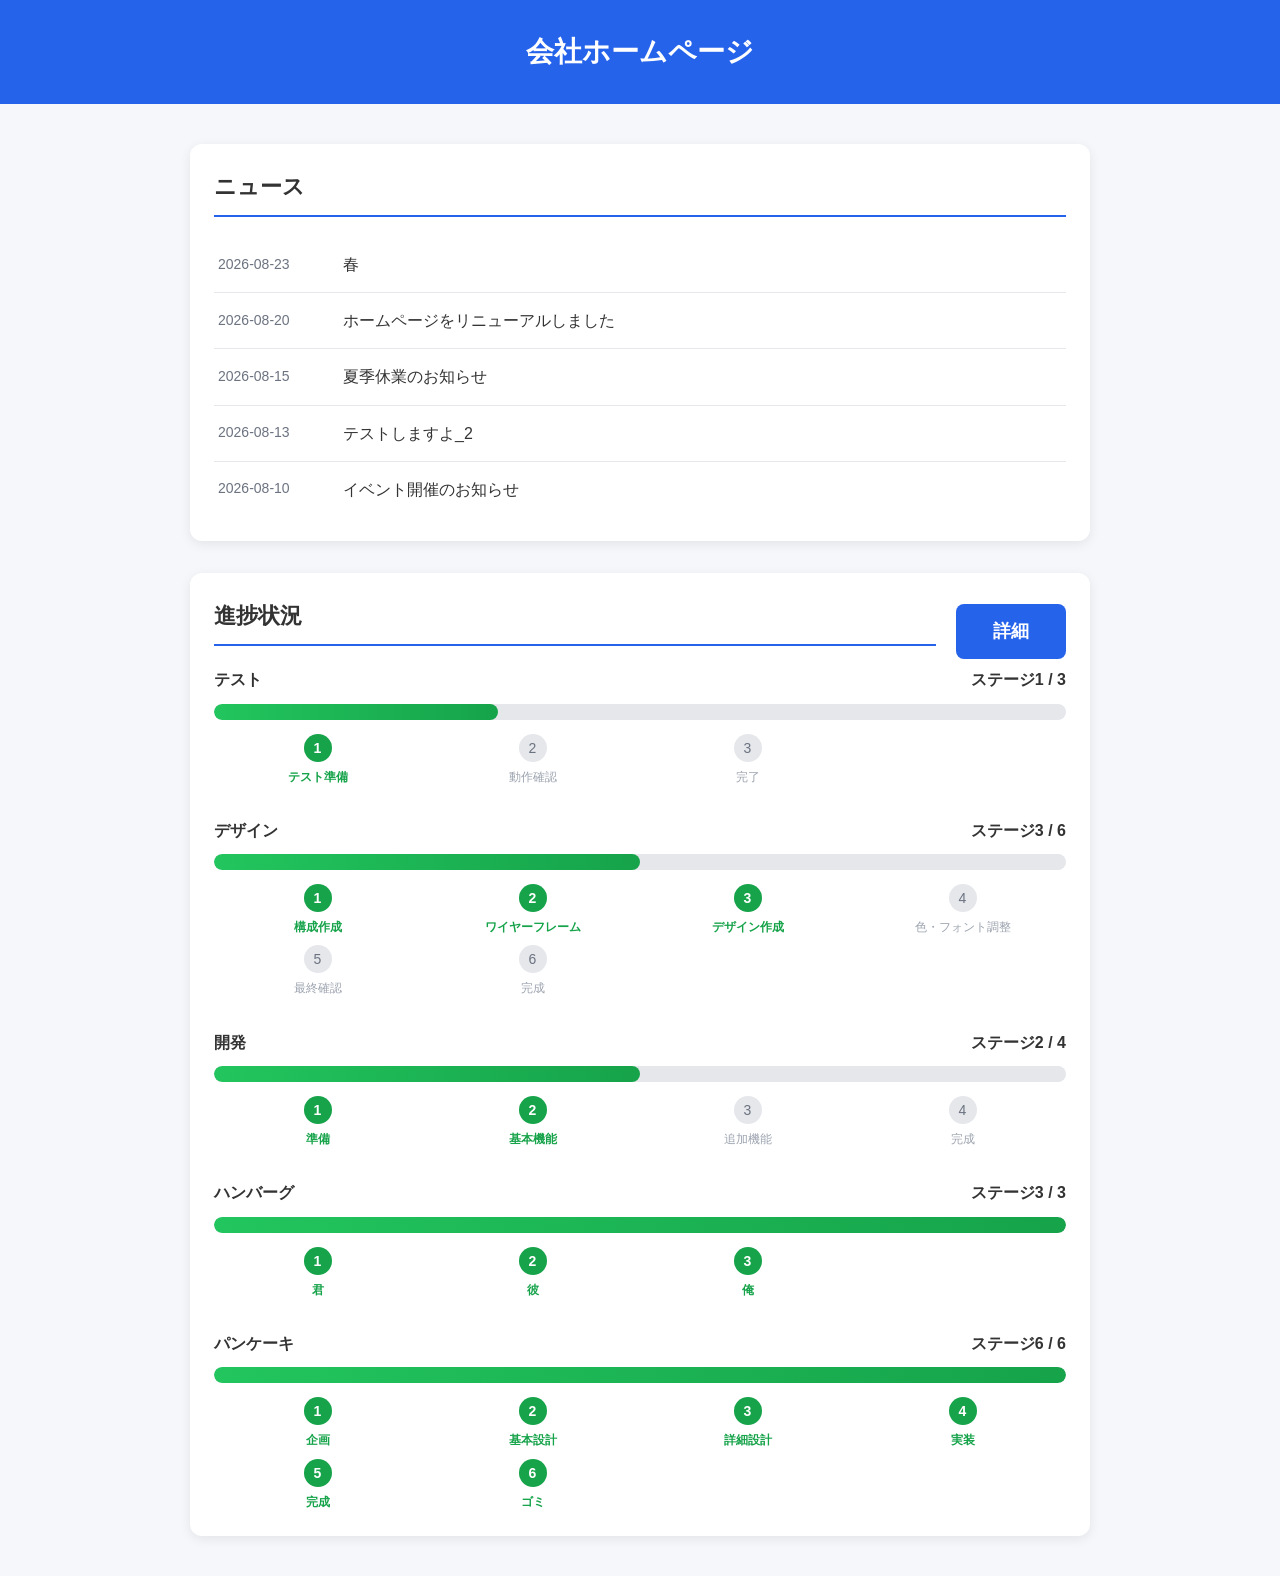
<file: index.html>
<!DOCTYPE html>
<html lang="ja">
<head>
  <meta charset="UTF-8">
  <meta name="viewport" content="width=device-width, initial-scale=1.0">
  <title>ホームページ</title>
  <link rel="stylesheet" href="style.css">
</head>
<body>

  <header class="site-header">
    <h1>会社ホームページ</h1>
  </header>

  <main class="container">

    <section class="section">
      <h2>ニュース</h2>

      <ul id="news-list" class="news-list"></ul>
    </section>

    <section class="section">
      <div class="section-title">
        <h2>進捗状況</h2>

        <a href="progress-detail.html" class="detail-button">
          詳細
        </a>
      </div>

      <div id="progress-list" class="progress-list"></div>
    </section>

  </main>

  <script src="script.js"></script>
</body>
</html>
</file>
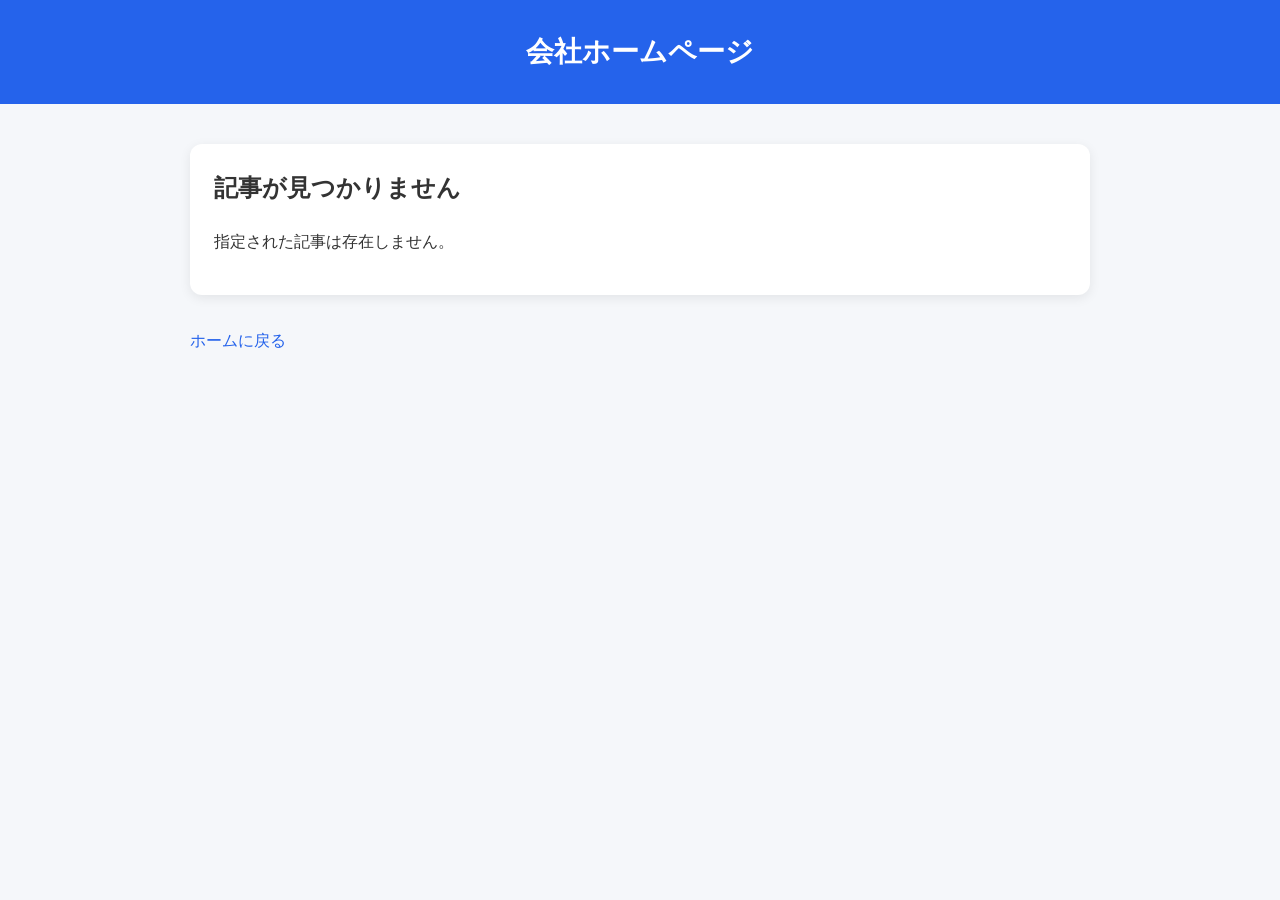
<file: article.html>
<!DOCTYPE html>
<html lang="ja">
<head>
  <meta charset="UTF-8">
  <meta name="viewport" content="width=device-width, initial-scale=1.0">
  <title>記事詳細</title>
  <link rel="stylesheet" href="style.css">
</head>
<body>

  <header class="site-header">
    <h1>会社ホームページ</h1>
  </header>

  <main class="container">

    <article class="article">
      <h2 id="article-title"></h2>
      <p id="article-date" class="article-date"></p>

      <div id="article-content"></div>
    </article>

    <a href="index.html" class="back-link">
      ホームに戻る
    </a>

  </main>

  <script src="script.js"></script>
</body>
</html>
</file>
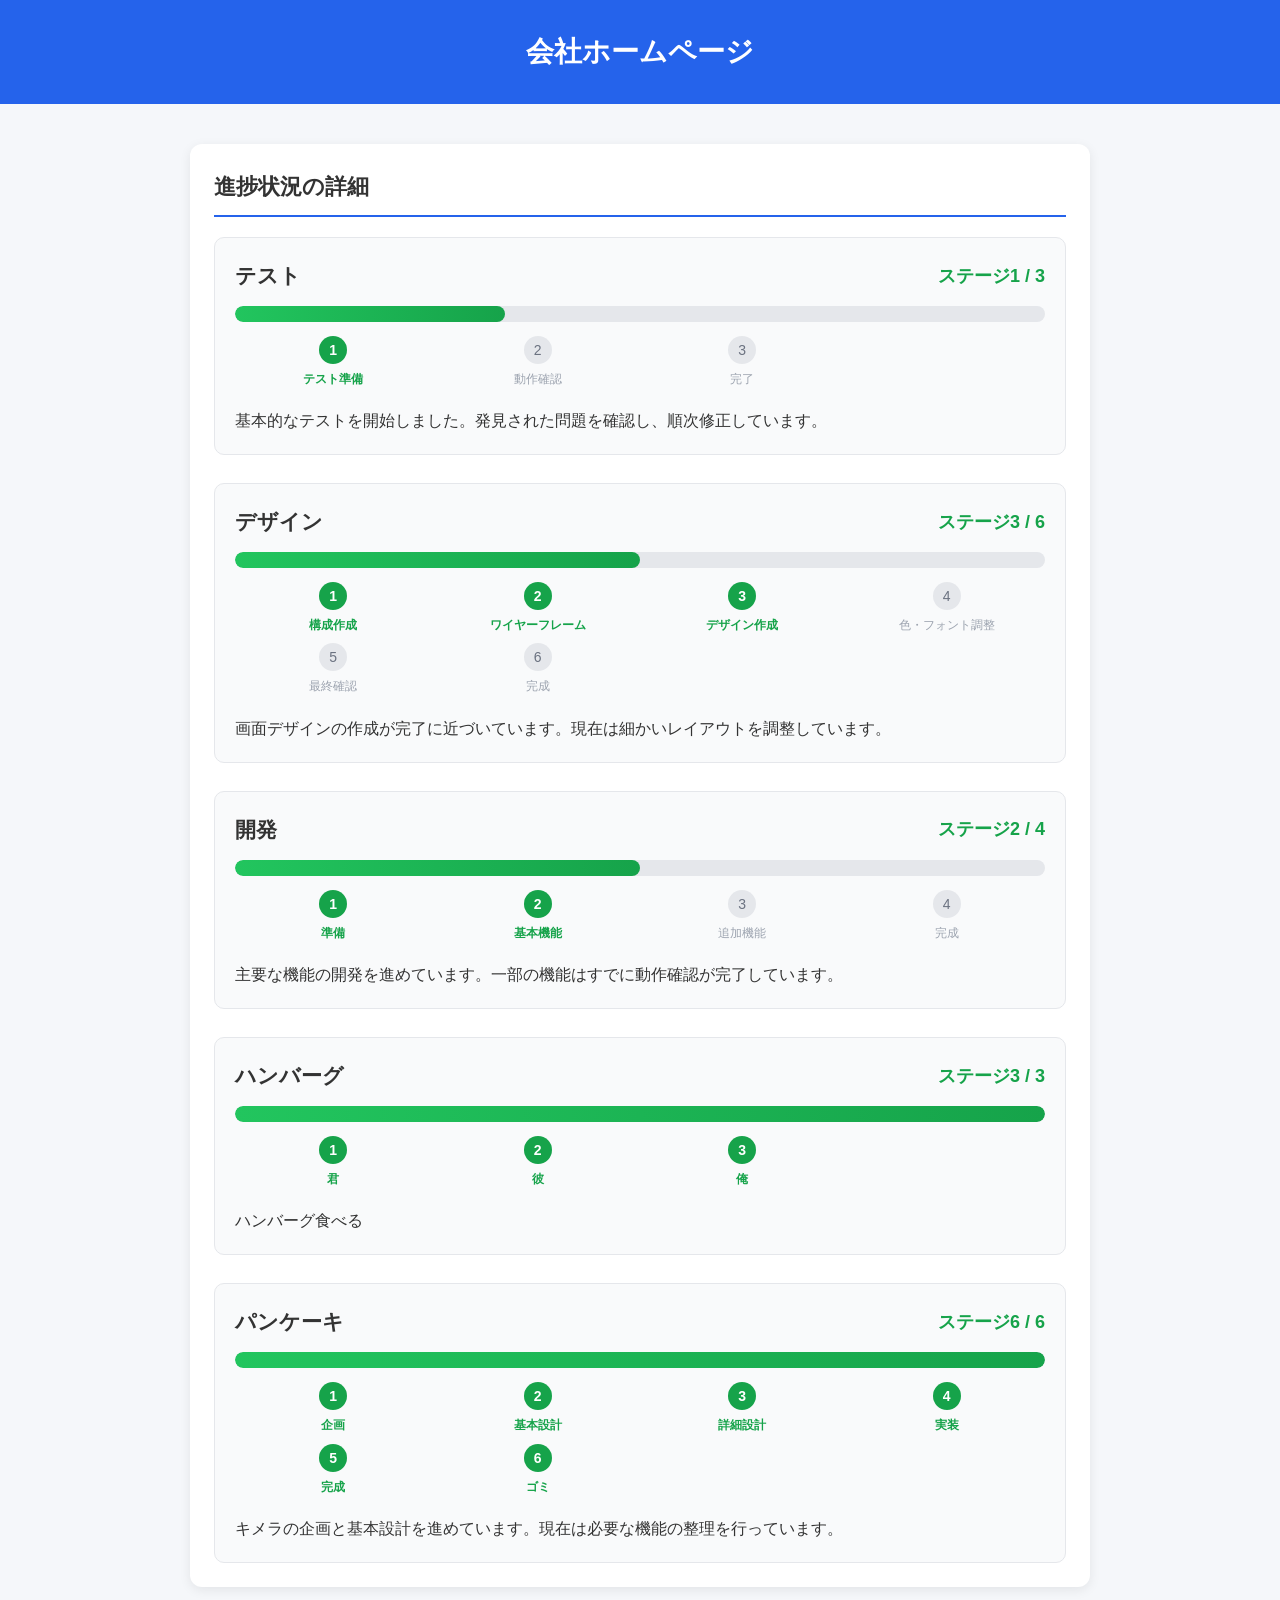
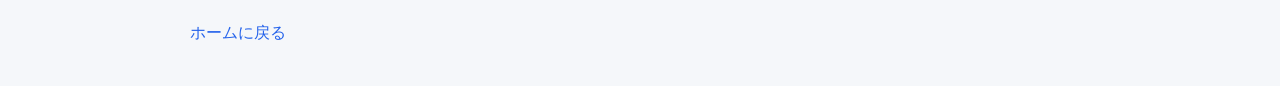
<file: progress-detail.html>
<!DOCTYPE html>
<html lang="ja">
<head>
  <meta charset="UTF-8">
  <meta name="viewport" content="width=device-width, initial-scale=1.0">
  <title>進捗状況の詳細</title>
  <link rel="stylesheet" href="style.css">
</head>
<body>

  <header class="site-header">
    <h1>会社ホームページ</h1>
  </header>

  <main class="container">

    <section class="section">
      <h2>進捗状況の詳細</h2>

      <div id="progress-detail-list"></div>
    </section>

    <a href="index.html" class="back-link">
      ホームに戻る
    </a>

  </main>

  <script src="script.js"></script>
</body>
</html>
</file>
<file: style.css>
* {
  box-sizing: border-box;
}

body {
  margin: 0;
  color: #333;
  font-family:
    Arial,
    "Hiragino Kaku Gothic ProN",
    "Yu Gothic",
    Meiryo,
    sans-serif;
  line-height: 1.7;
  background-color: #f5f7fa;
}

/* ヘッダー */
.site-header {
  padding: 28px 20px;
  color: #fff;
  text-align: center;
  background-color: #2563eb;
}

.site-header h1 {
  margin: 0;
  font-size: 28px;
}

/* 全体の幅 */
.container {
  width: min(900px, calc(100% - 32px));
  margin: 40px auto;
}

/* 各セクション */
.section,
.article {
  margin-bottom: 32px;
  padding: 24px;
  background-color: #fff;
  border-radius: 12px;
  box-shadow: 0 3px 12px rgb(0 0 0 / 8%);
}

/* 見出し */
.section h2 {
  margin: 0 0 20px;
  padding-bottom: 10px;
  border-bottom: 2px solid #2563eb;
  font-size: 22px;
}

/* 見出しと詳細ボタン */
.section-title {
  display: flex;
  align-items: center;
  justify-content: space-between;
  gap: 20px;
}

.section-title h2 {
  flex: 1;
}

/* 詳細ボタン */
.detail-button {
  display: inline-block;
  min-width: 110px;
  padding: 12px 28px;
  color: #fff;
  font-size: 18px;
  font-weight: bold;
  text-align: center;
  text-decoration: none;
  background-color: #2563eb;
  border-radius: 8px;
  transition: 0.2s;
}

.detail-button:hover {
  background-color: #1d4ed8;
  transform: translateY(-2px);
}

/* ニュース一覧 */
.news-list {
  margin: 0;
  padding: 0;
  list-style: none;
}

.news-item {
  border-bottom: 1px solid #e5e7eb;
}

.news-item:last-child {
  border-bottom: none;
}

.news-link {
  display: flex;
  gap: 20px;
  align-items: center;
  padding: 14px 4px;
  color: #333;
  text-decoration: none;
  transition: 0.2s;
}

.news-link:hover {
  color: #2563eb;
  background-color: #eff6ff;
}

.news-date {
  min-width: 105px;
  color: #6b7280;
  font-size: 14px;
}

/* 進捗状況 */
.progress-item {
  margin-bottom: 30px;
}

.progress-item:last-child {
  margin-bottom: 0;
}

.progress-info {
  display: flex;
  justify-content: space-between;
  margin-bottom: 10px;
  font-weight: bold;
}

/* ステージ式進捗バー */
.stage-progress {
  width: 100%;
}

.stage-progress-background {
  width: 100%;
  height: 16px;
  margin-bottom: 14px;
  overflow: hidden;
  background-color: #e5e7eb;
  border-radius: 999px;
}

.stage-progress-bar {
  height: 100%;
  background: linear-gradient(90deg, #22c55e, #16a34a);
  border-radius: 999px;
  transition: width 0.5s ease;
}

.stage-list {
  display: grid;
  grid-template-columns: repeat(4, 1fr);
  gap: 8px;
}

.stage {
  color: #9ca3af;
  text-align: center;
  font-size: 12px;
}

.stage-number {
  display: block;
  width: 28px;
  height: 28px;
  margin: 0 auto 5px;
  color: #6b7280;
  font-size: 14px;
  line-height: 28px;
  background-color: #e5e7eb;
  border-radius: 50%;
}

.stage-name {
  display: block;
  word-break: break-word;
}

.stage-completed {
  color: #16a34a;
  font-weight: bold;
}

.stage-completed .stage-number {
  color: #fff;
  background-color: #16a34a;
}

/* 進捗詳細 */
.progress-detail-item {
  margin-bottom: 28px;
  padding: 20px;
  border: 1px solid #e5e7eb;
  border-radius: 10px;
  background-color: #f9fafb;
}

.progress-detail-item:last-child {
  margin-bottom: 0;
}

.progress-detail-header {
  display: flex;
  align-items: center;
  justify-content: space-between;
  gap: 20px;
  margin-bottom: 12px;
}

.progress-detail-header h3 {
  margin: 0;
  font-size: 21px;
}

.progress-detail-header span {
  color: #16a34a;
  font-size: 18px;
  font-weight: bold;
  white-space: nowrap;
}

.progress-detail-item p {
  margin: 18px 0 0;
}

/* 記事詳細 */
.article h2 {
  margin-top: 0;
}

.article-date {
  color: #6b7280;
  font-size: 14px;
}

/* 戻るリンク */
.back-link {
  color: #2563eb;
  text-decoration: none;
}

.back-link:hover {
  text-decoration: underline;
}

/* スマートフォン対応 */
@media (max-width: 600px) {
  .container {
    width: calc(100% - 24px);
    margin: 24px auto;
  }

  .section,
  .article {
    padding: 18px;
  }

  .section-title {
    align-items: flex-start;
  }

  .detail-button {
    min-width: 80px;
    padding: 9px 16px;
    font-size: 16px;
  }

  .news-link {
    display: block;
  }

  .news-date {
    display: block;
    margin-bottom: 4px;
  }

  .stage-list {
    gap: 3px;
  }

  .stage {
    font-size: 10px;
  }

  .stage-number {
    width: 24px;
    height: 24px;
    font-size: 12px;
    line-height: 24px;
  }

  .progress-detail-header {
    align-items: flex-start;
  }

  .progress-detail-header h3 {
    font-size: 18px;
  }

  .progress-detail-header span {
    font-size: 14px;
  }
}
</file>
